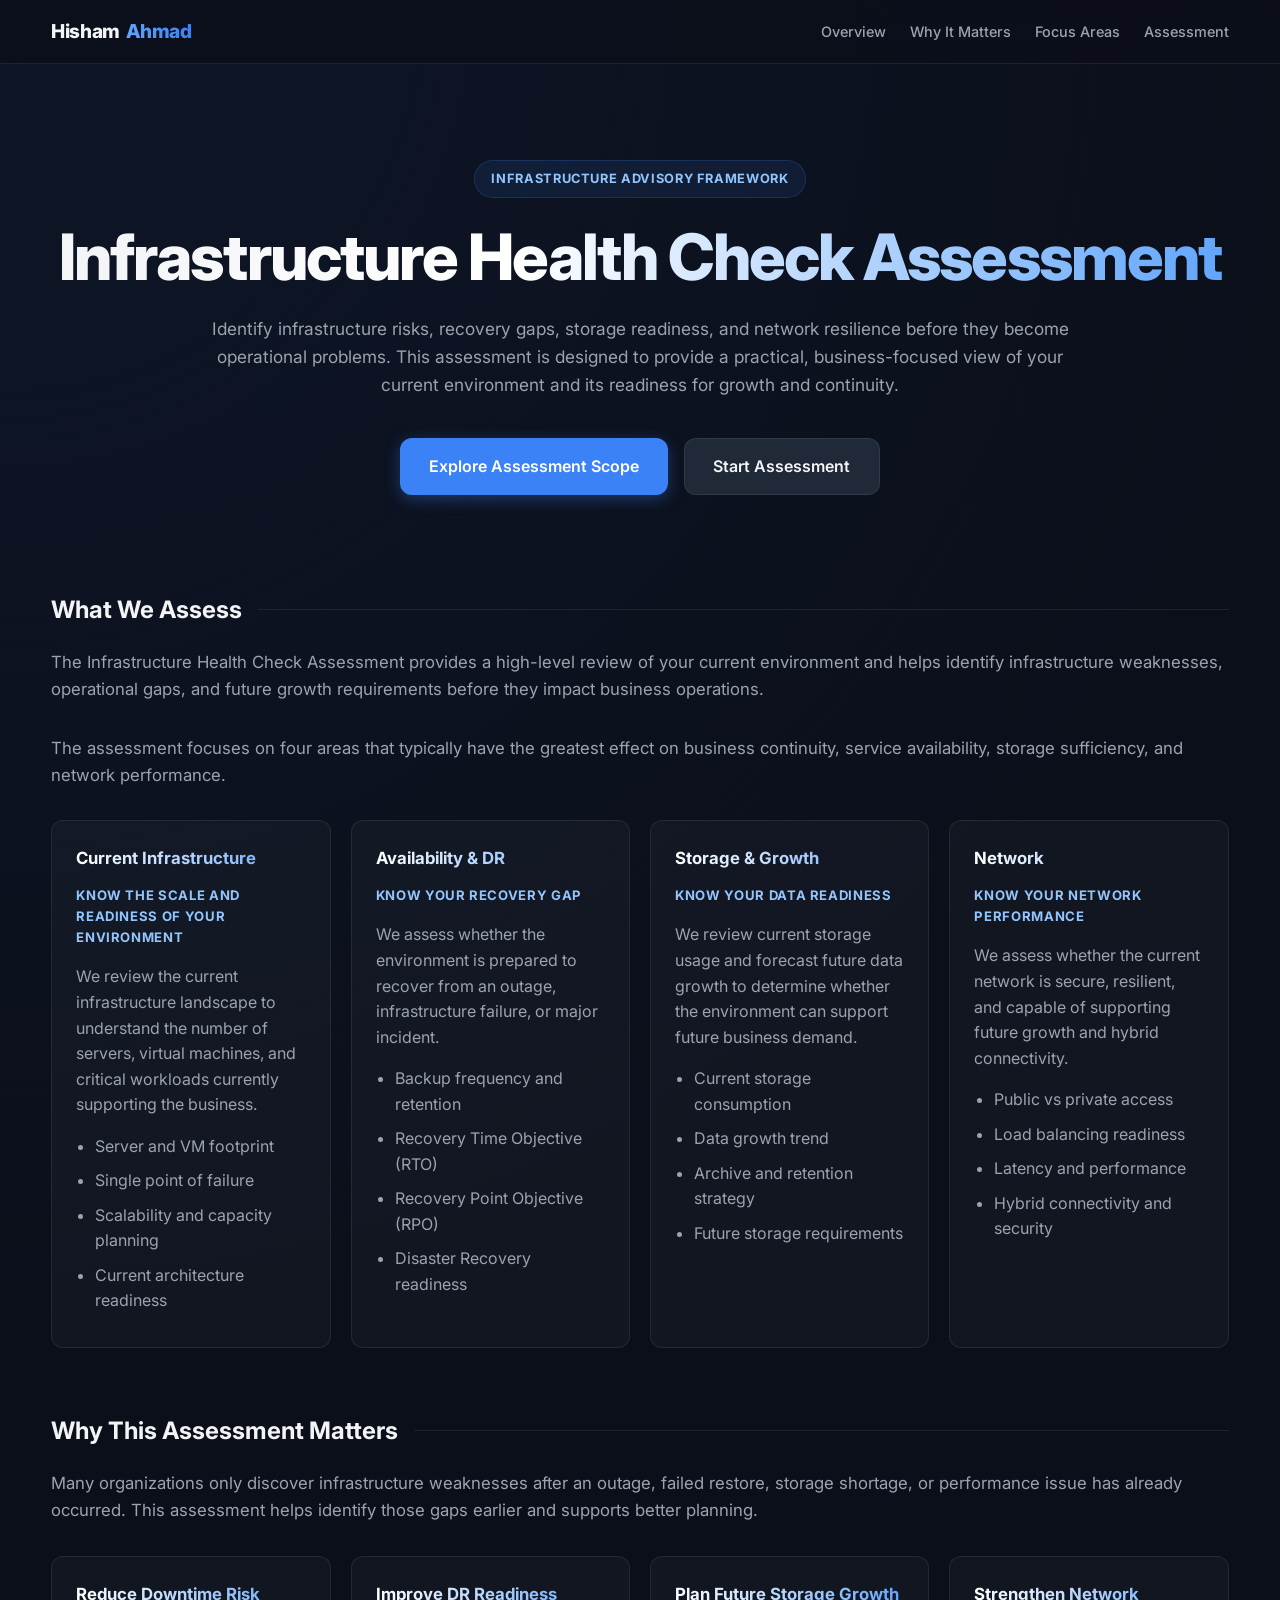
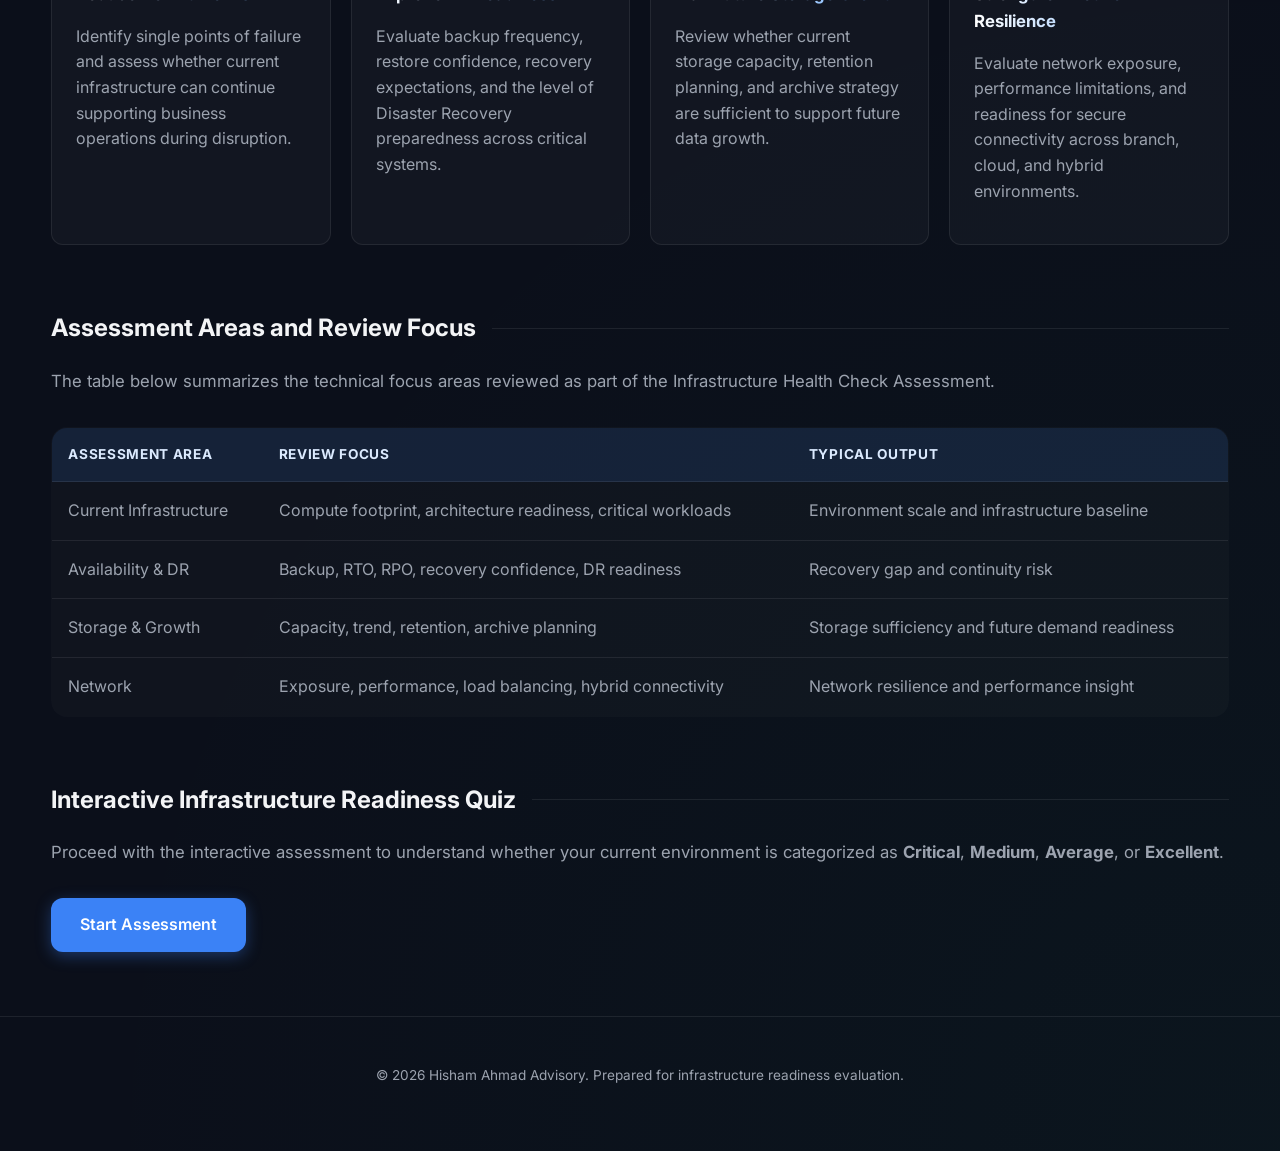
<file: index.html>
<!DOCTYPE html>
<html lang="en">
<head>
  <meta charset="UTF-8" />
  <meta name="viewport" content="width=device-width, initial-scale=1.0" />
  <title>Infrastructure Health Check Assessment</title>

  <link rel="preconnect" href="https://fonts.googleapis.com">
  <link rel="preconnect" href="https://fonts.gstatic.com" crossorigin>
  <link href="https://fonts.googleapis.com/css2?family=Inter:wght@300;400;500;600;700;800&display=swap" rel="stylesheet">

  <link rel="stylesheet" href="style.css?v=10" />
</head>
<body>

  <nav class="navbar">
    <div class="container nav-inner">
      <a href="/" class="brand-link">
        <span class="brand-white">Hisham</span>
        <span class="brand-blue">Ahmad</span>
      </a>

      <div class="nav-links">
        <a href="#overview">Overview</a>
        <a href="#importance">Why It Matters</a>
        <a href="#focus">Focus Areas</a>
        <a href="#quiz">Assessment</a>
      </div>
    </div>
  </nav>

  <header class="hero">
    <div class="container">
      <span class="badge-top">Infrastructure Advisory Framework</span>
      <h1>Infrastructure Health Check Assessment</h1>
      <p>
        Identify infrastructure risks, recovery gaps, storage readiness, and network resilience
        before they become operational problems. This assessment is designed to provide a practical,
        business-focused view of your current environment and its readiness for growth and continuity.
      </p>
      <div class="hero-actions">
        <a href="#overview" class="btn btn-primary">Explore Assessment Scope</a>
        <a href="#quiz" class="btn btn-secondary">Start Assessment</a>
      </div>
    </div>
  </header>

  <main class="container">

    <section id="overview">
      <div class="domain-header">
        <h2>What We Assess</h2>
        <div class="domain-line"></div>
      </div>

      <p class="section-intro">
        The Infrastructure Health Check Assessment provides a high-level review of your current
        environment and helps identify infrastructure weaknesses, operational gaps, and future
        growth requirements before they impact business operations.
      </p>

      <p class="section-intro">
        The assessment focuses on four areas that typically have the greatest effect on business
        continuity, service availability, storage sufficiency, and network performance.
      </p>

      <div class="cards">
        <div class="card">
          <h3>Current Infrastructure</h3>
          <p class="subtitle">Know the scale and readiness of your environment</p>
          <p>
            We review the current infrastructure landscape to understand the number of servers,
            virtual machines, and critical workloads currently supporting the business.
          </p>
          <ul>
            <li>Server and VM footprint</li>
            <li>Single point of failure</li>
            <li>Scalability and capacity planning</li>
            <li>Current architecture readiness</li>
          </ul>
        </div>

        <div class="card">
          <h3>Availability &amp; DR</h3>
          <p class="subtitle">Know your recovery gap</p>
          <p>
            We assess whether the environment is prepared to recover from an outage,
            infrastructure failure, or major incident.
          </p>
          <ul>
            <li>Backup frequency and retention</li>
            <li>Recovery Time Objective (RTO)</li>
            <li>Recovery Point Objective (RPO)</li>
            <li>Disaster Recovery readiness</li>
          </ul>
        </div>

        <div class="card">
          <h3>Storage &amp; Growth</h3>
          <p class="subtitle">Know your data readiness</p>
          <p>
            We review current storage usage and forecast future data growth to determine
            whether the environment can support future business demand.
          </p>
          <ul>
            <li>Current storage consumption</li>
            <li>Data growth trend</li>
            <li>Archive and retention strategy</li>
            <li>Future storage requirements</li>
          </ul>
        </div>

        <div class="card">
          <h3>Network</h3>
          <p class="subtitle">Know your network performance</p>
          <p>
            We assess whether the current network is secure, resilient, and capable of
            supporting future growth and hybrid connectivity.
          </p>
          <ul>
            <li>Public vs private access</li>
            <li>Load balancing readiness</li>
            <li>Latency and performance</li>
            <li>Hybrid connectivity and security</li>
          </ul>
        </div>
      </div>
    </section>

    <section id="importance">
      <div class="domain-header">
        <h2>Why This Assessment Matters</h2>
        <div class="domain-line"></div>
      </div>

      <p class="section-intro">
        Many organizations only discover infrastructure weaknesses after an outage, failed restore,
        storage shortage, or performance issue has already occurred. This assessment helps identify
        those gaps earlier and supports better planning.
      </p>

      <div class="feature-grid">
        <div class="feature-card">
          <h3>Reduce Downtime Risk</h3>
          <p>
            Identify single points of failure and assess whether current infrastructure can continue
            supporting business operations during disruption.
          </p>
        </div>

        <div class="feature-card">
          <h3>Improve DR Readiness</h3>
          <p>
            Evaluate backup frequency, restore confidence, recovery expectations, and the level of
            Disaster Recovery preparedness across critical systems.
          </p>
        </div>

        <div class="feature-card">
          <h3>Plan Future Storage Growth</h3>
          <p>
            Review whether current storage capacity, retention planning, and archive strategy are
            sufficient to support future data growth.
          </p>
        </div>

        <div class="feature-card">
          <h3>Strengthen Network Resilience</h3>
          <p>
            Evaluate network exposure, performance limitations, and readiness for secure connectivity
            across branch, cloud, and hybrid environments.
          </p>
        </div>
      </div>
    </section>

    <section id="focus">
      <div class="domain-header">
        <h2>Assessment Areas and Review Focus</h2>
        <div class="domain-line"></div>
      </div>

      <p class="section-intro">
        The table below summarizes the technical focus areas reviewed as part of the
        Infrastructure Health Check Assessment.
      </p>

      <table class="comparison-table">
        <thead>
          <tr>
            <th>Assessment Area</th>
            <th>Review Focus</th>
            <th>Typical Output</th>
          </tr>
        </thead>
        <tbody>
          <tr>
            <td>Current Infrastructure</td>
            <td>Compute footprint, architecture readiness, critical workloads</td>
            <td>Environment scale and infrastructure baseline</td>
          </tr>
          <tr>
            <td>Availability &amp; DR</td>
            <td>Backup, RTO, RPO, recovery confidence, DR readiness</td>
            <td>Recovery gap and continuity risk</td>
          </tr>
          <tr>
            <td>Storage &amp; Growth</td>
            <td>Capacity, trend, retention, archive planning</td>
            <td>Storage sufficiency and future demand readiness</td>
          </tr>
          <tr>
            <td>Network</td>
            <td>Exposure, performance, load balancing, hybrid connectivity</td>
            <td>Network resilience and performance insight</td>
          </tr>
        </tbody>
      </table>
    </section>

    <section id="quiz" class="assessment">
      <div class="domain-header">
        <h2>Interactive Infrastructure Readiness Quiz</h2>
        <div class="domain-line"></div>
      </div>

      <p class="section-intro">
        Proceed with the interactive assessment to understand whether your current environment is
        categorized as <strong>Critical</strong>, <strong>Medium</strong>, <strong>Average</strong>,
        or <strong>Excellent</strong>.
      </p>

      <div class="hero-actions" style="justify-content:flex-start;">
        <a href="./quiz.html" class="btn btn-primary">Start Assessment</a>
      </div>
    </section>

  </main>

  <footer>
    &copy; 2026 Hisham Ahmad Advisory. Prepared for infrastructure readiness evaluation.
  </footer>

</body>
</html>
</file>
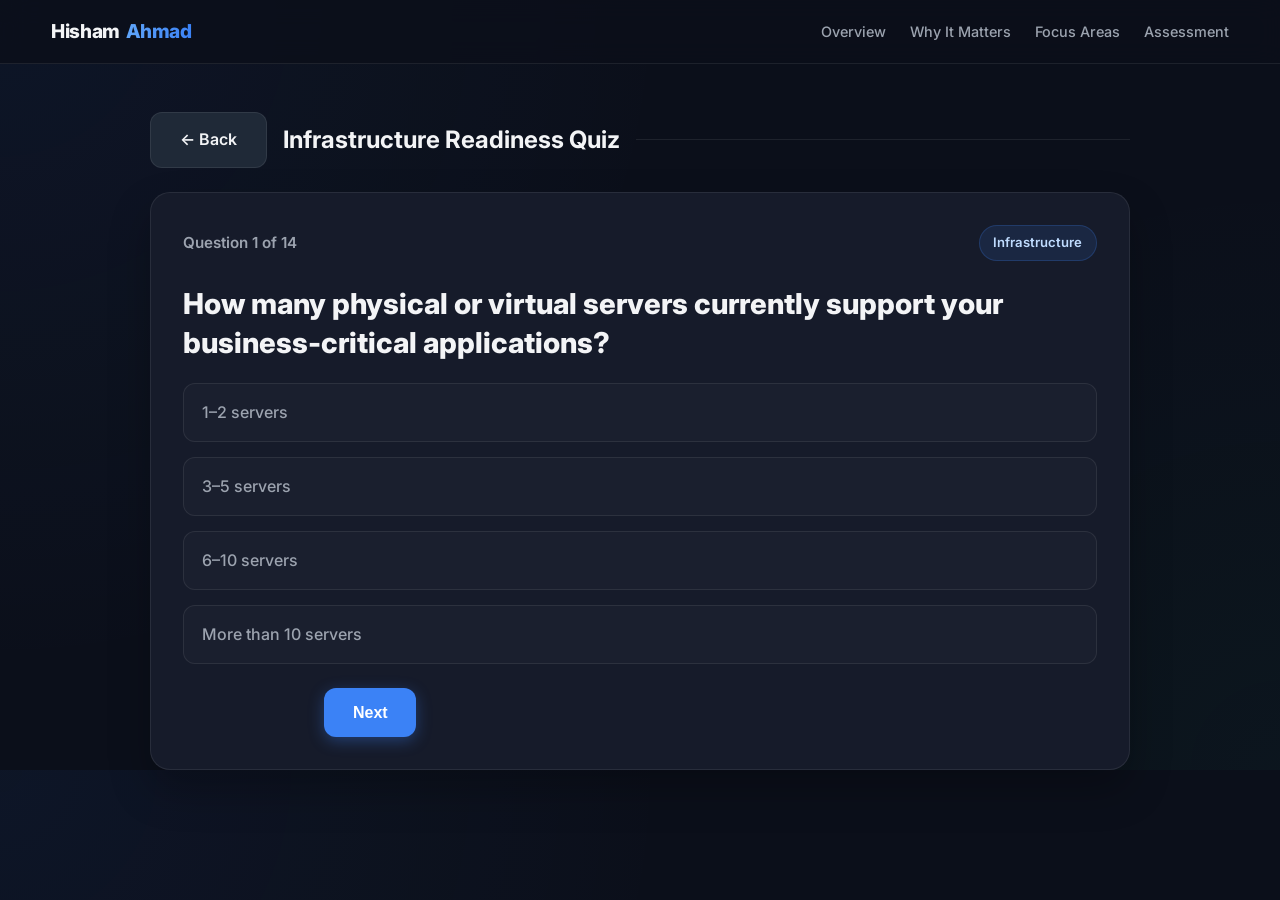
<file: quiz.html>
<!DOCTYPE html>
<html lang="en">
<head>
  <meta charset="UTF-8" />
  <meta name="viewport" content="width=device-width, initial-scale=1.0" />
  <title>Infrastructure Readiness Quiz | Hisham Ahmad</title>
  <link rel="preconnect" href="https://fonts.googleapis.com">
  <link rel="preconnect" href="https://fonts.gstatic.com" crossorigin>
  <link href="https://fonts.googleapis.com/css2?family=Inter:wght@300;400;500;600;700;800&display=swap" rel="stylesheet">
  <link rel="stylesheet" href="style.css?v=11" />
</head>
<body>
  <nav class="navbar">
    <div class="container nav-inner">
      <a href="/" class="brand-link"><span class="brand-white">Hisham</span><span class="brand-blue">Ahmad</span></a>
      <div class="nav-links">
        <a href="./index.html">Overview</a>
        <a href="./index.html#importance">Why It Matters</a>
        <a href="./index.html#focus">Focus Areas</a>
        <a href="./index.html#quiz">Assessment</a>
      </div>
    </div>
  </nav>

  <main class="container">
    <div class="quiz-shell">
      <div class="quiz-page-header">
        <a href="./index.html" class="btn btn-secondary home-btn">← Back</a>
        <div class="quiz-page-title">
          <h2>Infrastructure Readiness Quiz</h2>
          <div class="quiz-page-line"></div>
        </div>
      </div>

      <div id="readiness-quiz">
        <div class="quiz-progress-wrap">
          <span id="question-counter">Question 1 of 14</span>
          <span id="domain-label" class="domain-pill">Infrastructure</span>
        </div>
        <div class="quiz-card">
          <h4 id="quiz-question-title"></h4>
          <div id="quiz-options"></div>
          <div class="quiz-nav">
            <button class="btn btn-secondary" id="prev-btn" type="button">Previous</button>
            <button class="btn btn-primary" id="next-btn" type="button">Next</button>
          </div>
        </div>
      </div>

      <section id="result" class="results-dashboard"></section>
    </div>
  </main>

<script>
const quizData = [
  {domain:'Infrastructure', question:'How many physical or virtual servers currently support your business-critical applications?', options:[['1–2 servers',1,'infrastructure'],['3–5 servers',2,'infrastructure'],['6–10 servers',3,'infrastructure'],['More than 10 servers',4,'infrastructure']]},
  {domain:'Infrastructure', question:'Are your critical systems currently running with redundancy?', options:[['No redundancy',1,'availability'],['Partial redundancy',2,'availability'],['Redundant within the same site',3,'availability'],['Fully redundant across multiple sites or zones',4,'availability']]},
  {domain:'Availability & DR', question:'If a critical server fails, how long would it typically take to restore operations?', options:[['More than 24 hours',1,'dr'],['8–24 hours',2,'dr'],['1–8 hours',3,'dr'],['Less than 1 hour',4,'dr']]},
  {domain:'Availability & DR', question:'How frequently are backups performed for your critical systems?', options:[['No backup',1,'backup'],['Weekly',2,'backup'],['Daily',3,'backup'],['Multiple times per day',4,'backup']]},
  {domain:'Availability & DR', question:'Have you tested your backup restore process within the last 12 months?', options:[['Never tested',1,'backup'],['Tested more than 12 months ago',2,'backup'],['Tested within the last 12 months',3,'backup'],['Tested regularly every quarter',4,'backup']]},
  {domain:'Availability & DR', question:'What is your acceptable Recovery Point Objective (RPO)?', options:[['More than 24 hours of data loss is acceptable',1,'dr'],['Up to 24 hours of data loss',2,'dr'],['Less than 4 hours of data loss',3,'dr'],['Near-zero or no data loss',4,'dr']]},
  {domain:'Availability & DR', question:'Do you currently have a documented Disaster Recovery plan?', options:[['No DR plan',1,'dr'],['Informal or undocumented DR process',2,'dr'],['Documented DR plan',3,'dr'],['Documented and regularly tested DR plan',4,'dr']]},
  {domain:'Storage & Growth', question:'Approximately how much storage is currently used by your organization?', options:[['Less than 1 TB',4,'storage'],['1–10 TB',3,'storage'],['10–50 TB',2,'storage'],['More than 50 TB',1,'storage']]},
  {domain:'Storage & Growth', question:'How quickly is your storage requirement growing?', options:[['Minimal growth',4,'storage'],['10–20% per year',3,'storage'],['20–50% per year',2,'storage'],['More than 50% per year',1,'storage']]},
  {domain:'Storage & Growth', question:'How long do you need to retain business or compliance-related data?', options:[['Less than 1 year',4,'storage'],['1–3 years',3,'storage'],['3–7 years',2,'storage'],['More than 7 years',1,'storage']]},
  {domain:'Network', question:'How would you describe your current network connectivity?', options:[['Single internet connection only',1,'network'],['Redundant internet links',2,'network'],['Hybrid connectivity with VPN',3,'network'],['Dedicated, resilient hybrid connectivity',4,'network']]},
  {domain:'Network', question:'Do your users currently experience application latency or performance issues?', options:[['Frequently',1,'network'],['Occasionally',2,'network'],['Rarely',3,'network'],['Almost never',4,'network']]},
  {domain:'Network & Security', question:'Are your critical systems currently exposed directly to the public internet?', options:[['Yes, without protection',1,'security'],['Yes, with basic firewall protection',2,'security'],['Protected with load balancer / VPN',3,'security'],['Fully protected and segmented',4,'security']]},
  {domain:'Business Growth', question:'How confident are you that your current infrastructure can support business growth over the next 2 years?', options:[['Not confident',1,'scalability'],['Somewhat confident',2,'scalability'],['Confident',3,'scalability'],['Very confident',4,'scalability']]}
];

const areaInfo = {
  infrastructure:['Infrastructure Baseline','Review server footprint, workload criticality, capacity planning, and current architecture readiness.'],
  availability:['High Availability','Remove single points of failure and improve service continuity across critical systems.'],
  dr:['Disaster Recovery Readiness','Improve RTO/RPO alignment, DR documentation, recovery design, and periodic DR testing.'],
  backup:['Backup & Restore Confidence','Strengthen backup frequency, restore validation, recovery assurance, and data protection coverage.'],
  storage:['Storage Growth Planning','Assess data growth, retention, archive strategy, and future storage scalability.'],
  network:['Network Resilience','Improve network redundancy, hybrid connectivity, latency management, and performance readiness.'],
  security:['Exposure & Segmentation','Reduce direct public exposure and improve segmentation, secure access, and protected connectivity.'],
  scalability:['Scalability & Growth Readiness','Ensure infrastructure capacity and architecture can support business growth over the next 24 months.']
};

let currentQuestion = 0;
let answers = new Array(quizData.length).fill(null);
const questionCounter = document.getElementById('question-counter');
const domainLabel = document.getElementById('domain-label');
const questionTitle = document.getElementById('quiz-question-title');
const optionsContainer = document.getElementById('quiz-options');
const prevBtn = document.getElementById('prev-btn');
const nextBtn = document.getElementById('next-btn');
const resultContainer = document.getElementById('result');
const quizContainer = document.getElementById('readiness-quiz');

function clamp(v,min,max){return Math.max(min,Math.min(max,v));}
function selectedScore(i){return quizData[i].options[answers[i]][1];}
function selectedArea(i){return quizData[i].options[answers[i]][2];}

function renderQuestion(){
  const item = quizData[currentQuestion];
  questionCounter.textContent = `Question ${currentQuestion + 1} of ${quizData.length}`;
  domainLabel.textContent = item.domain;
  questionTitle.textContent = item.question;
  optionsContainer.innerHTML = '';
  item.options.forEach((option, index) => {
    const btn = document.createElement('div');
    btn.className = 'quiz-option' + (answers[currentQuestion] === index ? ' selected' : '');
    btn.textContent = option[0];
    btn.onclick = () => { answers[currentQuestion] = index; renderQuestion(); };
    optionsContainer.appendChild(btn);
  });
  prevBtn.style.visibility = currentQuestion === 0 ? 'hidden' : 'visible';
  nextBtn.textContent = currentQuestion === quizData.length - 1 ? 'Generate Assessment' : 'Next';
}

function getCategory(score){
  if(score <= 35) return ['Critical Risk Exposure','critical','The environment shows multiple infrastructure weaknesses that may create significant risk of downtime, prolonged recovery, data loss, or performance disruption.'];
  if(score <= 58) return ['Moderate Readiness Gap','medium','The environment has some resilience, but important gaps remain in recovery readiness, redundancy, storage planning, or network resilience.'];
  if(score <= 78) return ['Stable with Improvement Areas','average','The environment appears generally stable for current operations, but there are opportunities to improve resilience, scalability, DR maturity, and long-term readiness.'];
  return ['Strong Infrastructure Readiness','excellent','The environment demonstrates strong infrastructure maturity with good resilience, recovery capability, and scalability for business continuity.'];
}

function domainScore(areas){
  const idx = quizData.map((q,i)=>areas.includes(selectedArea(i)) ? i : null).filter(i=>i!==null);
  if(!idx.length) return 0;
  const total = idx.reduce((s,i)=>s+selectedScore(i),0);
  return Math.round((total/(idx.length*4))*100);
}

function renderBar(label,value,type){
  return `<div class="domain-bar-container"><div class="domain-bar-label"><span>${label}</span><span>${value}%</span></div><div class="domain-bar-track"><div class="domain-bar-fill ${type}" style="width:${value}%"></div></div></div>`;
}

function renderAreas(sorted){
  const fallback = ['availability','dr','backup','storage','network','security','scalability'];
  return [...new Set([...sorted,...fallback])].slice(0,6).map(k=>{
    const a = areaInfo[k];
    return a ? `<div class="optimization-card"><strong>${a[0]}</strong><span>${a[1]}</span></div>` : '';
  }).join('');
}

function renderPriorities(sorted,score){
  const map = {
    infrastructure:'Establish a clear infrastructure baseline covering servers, workloads, capacity, and single points of failure.',
    availability:'Improve redundancy for critical systems and remove single points of failure.',
    dr:'Document and test the Disaster Recovery plan with clear RTO and RPO expectations.',
    backup:'Validate backup coverage and perform regular restore testing.',
    storage:'Review storage growth, retention policy, and archive strategy before capacity pressure increases.',
    network:'Strengthen network redundancy, hybrid connectivity, and performance visibility.',
    security:'Reduce direct public exposure and improve segmentation or protected access.',
    scalability:'Review future capacity planning to support business growth over the next 24 months.'
  };
  let priorities = sorted.map(k=>map[k]).filter(Boolean);
  if(score <= 35) priorities.unshift('Address immediate resilience gaps before they become downtime or data loss incidents.');
  return [...new Set(priorities)].slice(0,3).map(x=>`<li>${x}</li>`).join('');
}

function nextAction(score){
  if(score <= 35) return 'Start with an urgent infrastructure discovery and resilience review. Focus first on backup coverage, redundancy, recovery capability, and removal of single points of failure.';
  if(score <= 58) return 'Conduct a structured infrastructure health check workshop to validate recovery expectations, backup restore confidence, storage growth, and network resilience.';
  if(score <= 78) return 'Proceed with targeted improvement planning around DR testing, capacity planning, network resilience, and operational monitoring.';
  return 'Maintain the current maturity level through periodic DR testing, backup validation, capacity planning, and continuous infrastructure optimization reviews.';
}

function calculateScore(){
  if(answers.some(a=>a===null)){ alert('Please answer all questions before calculating the result.'); return; }
  const raw = answers.reduce((sum,_,i)=>sum+selectedScore(i),0);
  const score = Math.round((raw/(quizData.length*4))*100);
  const risk = clamp(100-score,5,95);
  const [label, cls, summary] = getCategory(score);
  const resilience = domainScore(['infrastructure','availability','scalability']);
  const dr = domainScore(['dr','backup']);
  const storage = domainScore(['storage']);
  const network = domainScore(['network','security']);
  const risks = {};
  answers.forEach((_,i)=>{ const area = selectedArea(i); risks[area]=(risks[area]||0)+(5-selectedScore(i)); });
  const sorted = Object.entries(risks).sort((a,b)=>b[1]-a[1]).map(x=>x[0]);
  quizContainer.style.display = 'none';
  resultContainer.innerHTML = `<div class="glass-card"><div class="results-grid"><div class="score-card"><p class="eyebrow-result">Infrastructure Health Score</p><h2 class="big-score">${score}%</h2><div class="status-badge ${cls}">${label}</div><p class="summary-text">${summary}</p><div class="domain-breakdown">${renderBar('Risk Exposure',risk,'risk')}${renderBar('Resilience Readiness',resilience,'success')}${renderBar('Backup & DR Maturity',dr,'success')}${renderBar('Storage Readiness',storage,'warning')}${renderBar('Network Readiness',network,'success')}</div></div><div class="insights-column"><div class="panel-block"><h3>Executive Summary</h3><p>${summary}</p></div><div class="panel-block"><h4>Recommended Improvement Areas</h4><div class="priority-grid">${renderAreas(sorted)}</div></div><div class="panel-block"><h4>Top 3 Immediate Priorities</h4><ol class="priority-list">${renderPriorities(sorted,score)}</ol></div><div class="panel-block"><h4>Suggested Next Action Plan</h4><p>${nextAction(score)}</p></div><div class="action-row"><button class="btn btn-secondary" onclick="window.print()">Print / Save PDF</button><button class="btn btn-secondary" onclick="restartQuiz()">Retake Assessment</button><a href="mailto:mohd.hisham@outlook.my?subject=Infrastructure%20Health%20Check%20Advisory%20Session" class="btn btn-primary">Book Advisory Session</a></div></div></div></div>`;
  resultContainer.style.display = 'block';
  window.scrollTo({top:resultContainer.offsetTop-90,behavior:'smooth'});
}

function restartQuiz(){
  currentQuestion = 0;
  answers = new Array(quizData.length).fill(null);
  resultContainer.innerHTML = '';
  resultContainer.style.display = 'none';
  quizContainer.style.display = 'block';
  renderQuestion();
  window.scrollTo({top:quizContainer.offsetTop-90,behavior:'smooth'});
}

prevBtn.addEventListener('click',()=>{ if(currentQuestion>0){ currentQuestion--; renderQuestion(); } });
nextBtn.addEventListener('click',()=>{
  if(answers[currentQuestion]===null){ alert('Please select one answer before proceeding.'); return; }
  if(currentQuestion===quizData.length-1) calculateScore(); else { currentQuestion++; renderQuestion(); }
});
renderQuestion();
</script>
</body>
</html>
</file>
<file: style.css>
:root {
  --bg: #0b0f1a;
  --surface: #161b2a;
  --surface-light: #1f2937;
  --surface-soft: rgba(255,255,255,0.03);
  --primary: #3b82f6;
  --primary-glow: rgba(59, 130, 246, 0.35);
  --success: #10b981;
  --warning: #f59e0b;
  --danger: #ef4444;
  --average: #ca8a04;
  --text-main: #f3f4f6;
  --text-muted: #9ca3af;
  --border: rgba(255, 255, 255, 0.08);
  --radius-lg: 20px;
  --radius-md: 12px;
  --max-width: 1200px;
  --font: 'Inter', system-ui, -apple-system, sans-serif;
}

* {
  box-sizing: border-box;
  outline: none;
}

html {
  scroll-behavior: smooth;
}

body {
  margin: 0;
  font-family: var(--font);
  background-color: var(--bg);
  background-image:
    radial-gradient(circle at 0% 0%, rgba(59, 130, 246, 0.06) 0%, transparent 45%),
    radial-gradient(circle at 100% 100%, rgba(16, 185, 129, 0.04) 0%, transparent 40%);
  color: var(--text-main);
  line-height: 1.6;
  overflow-x: hidden;
}

a {
  text-decoration: none;
  color: inherit;
}

.container {
  width: min(92%, var(--max-width));
  margin: 0 auto;
}

/* Navbar */
.navbar {
  position: sticky;
  top: 0;
  z-index: 1000;
  background: rgba(11, 15, 26, 0.82);
  backdrop-filter: blur(12px);
  border-bottom: 1px solid var(--border);
}

.nav-inner {
  display: flex;
  justify-content: space-between;
  align-items: center;
  padding: 1rem 0;
  gap: 1rem;
}

.brand-link {
  display: inline-flex;
  align-items: center;
  gap: 0.35rem;
  font-size: 1.2rem;
  font-weight: 800;
  letter-spacing: -0.02em;
  text-decoration: none;
}

.brand-white {
  color: #f3f4f6;
}

.brand-blue {
  background: linear-gradient(90deg, #60a5fa 0%, #3b82f6 100%);
  -webkit-background-clip: text;
  -webkit-text-fill-color: transparent;
}

.nav-links {
  display: flex;
  gap: 1.5rem;
  flex-wrap: wrap;
}

.nav-links a {
  color: var(--text-muted);
  font-size: 0.9rem;
  font-weight: 500;
  transition: color 0.2s;
}

.nav-links a:hover {
  color: var(--text-main);
}

/* Hero */
.hero {
  padding: 6rem 0 4rem;
  text-align: center;
}

.badge-top {
  display: inline-block;
  padding: 0.5rem 1rem;
  background: rgba(59, 130, 246, 0.1);
  border: 1px solid rgba(59, 130, 246, 0.2);
  color: #93c5fd;
  border-radius: 99rem;
  font-size: 0.8rem;
  font-weight: 700;
  text-transform: uppercase;
  letter-spacing: 0.05em;
  margin-bottom: 1.5rem;
}

.hero h1 {
  font-size: clamp(2.5rem, 6vw, 4rem);
  font-weight: 800;
  line-height: 1.08;
  margin: 0 0 1.5rem;
  letter-spacing: -0.03em;
  background: linear-gradient(90deg, #f3f4f6 0%, #ffffff 40%, #60a5fa 100%);
  -webkit-background-clip: text;
  -webkit-text-fill-color: transparent;
}

.hero p {
  font-size: 1.08rem;
  color: var(--text-muted);
  max-width: 860px;
  margin: 0 auto 2.5rem;
}

.hero-actions {
  display: flex;
  gap: 1rem;
  justify-content: center;
  flex-wrap: wrap;
}

/* Buttons */
.btn {
  display: inline-flex;
  align-items: center;
  justify-content: center;
  padding: 0.9rem 1.8rem;
  border-radius: var(--radius-md);
  font-weight: 600;
  font-size: 1rem;
  cursor: pointer;
  transition: all 0.2s;
  border: none;
  text-decoration: none;
}

.btn-primary,
.btn {
  background: var(--primary);
  color: white;
  box-shadow: 0 4px 15px var(--primary-glow);
}

.btn-primary:hover,
.btn:hover {
  transform: translateY(-2px);
  box-shadow: 0 8px 25px var(--primary-glow);
}

.btn-secondary {
  background: var(--surface-light);
  color: var(--text-main);
  border: 1px solid var(--border);
  box-shadow: none;
}

.btn-secondary:hover {
  background: rgba(255,255,255,0.05);
  transform: translateY(-2px);
}

section {
  padding: 2rem 0;
}

.domain-header {
  display: flex;
  align-items: center;
  gap: 1rem;
  margin-bottom: 1.25rem;
}

.domain-header h2 {
  font-size: 1.5rem;
  margin: 0;
  color: #f3f4f6;
  white-space: nowrap;
}

.domain-line {
  flex: 1;
  height: 1px;
  background: var(--border);
}

.section-intro {
  color: var(--text-muted);
  width: 100%;
  max-width: none;
  margin-bottom: 2rem;
  font-size: 1.05rem;
}

.feature-grid,
.cards {
  display: grid;
  grid-template-columns: repeat(auto-fit, minmax(260px, 1fr));
  gap: 1.25rem;
  margin-top: 1.5rem;
}

.feature-card,
.card {
  padding: 1.5rem;
  background: var(--surface-soft);
  border: 1px solid var(--border);
  border-radius: var(--radius-md);
  transition: transform 0.25s ease, background 0.25s ease;
}

.feature-card:hover,
.card:hover {
  transform: translateY(-4px);
  background: rgba(255,255,255,0.05);
}

.feature-card h3,
.card h3 {
  font-size: 1.05rem;
  margin-top: 0;
  margin-bottom: 0.75rem;
  display: flex;
  align-items: center;
  gap: 0.65rem;
  font-weight: 700;
  background: linear-gradient(90deg, #ffffff 0%, #60a5fa 100%);
  -webkit-background-clip: text;
  -webkit-text-fill-color: transparent;
}

.feature-card p,
.card p,
.card ul,
.card li,
.intro-text {
  color: var(--text-muted);
}

.subtitle {
  color: #93c5fd !important;
  font-weight: 700;
  font-size: 0.82rem;
  text-transform: uppercase;
  letter-spacing: 0.05em;
  margin-bottom: 0.85rem;
}

.card ul {
  margin: 1rem 0 0;
  padding-left: 1.2rem;
}

.card li {
  margin-bottom: 0.55rem;
}

.mini-note {
  font-size: 0.92rem;
  color: var(--text-muted);
  margin-top: 1rem;
}

/* Table */
.comparison-table {
  width: 100%;
  border-collapse: collapse;
  margin: 2rem 0 0;
  background: rgba(255,255,255,0.02);
  border: 1px solid var(--border);
  border-radius: 16px;
  overflow: hidden;
}

.comparison-table th {
  background: rgba(59, 130, 246, 0.12);
  color: #dbeafe;
  padding: 1rem;
  text-align: left;
  font-size: 0.85rem;
  text-transform: uppercase;
  letter-spacing: 0.05em;
}

.comparison-table td {
  padding: 1rem;
  border-top: 1px solid var(--border);
  color: var(--text-muted);
  vertical-align: top;
}

/* Assessment intro section */
.assessment {
  padding-bottom: 4rem;
}

/* Quiz */
.quiz-shell {
  max-width: 980px;
  margin: 3rem auto 0;
}

.quiz-page-header {
  display: flex;
  align-items: center;
  justify-content: space-between;
  gap: 1rem;
  margin-bottom: 1.5rem;
}

.quiz-page-title {
  display: flex;
  align-items: center;
  gap: 1rem;
  width: 100%;
}

.quiz-page-title h2 {
  font-size: 1.5rem;
  margin: 0;
  color: #f3f4f6;
  white-space: nowrap;
}

.quiz-page-line {
  flex: 1;
  height: 1px;
  background: var(--border);
}

.home-btn {
  white-space: nowrap;
}

#readiness-quiz,
.result-card {
  background: var(--surface);
  border: 1px solid var(--border);
  border-radius: var(--radius-lg);
  padding: 2rem;
  box-shadow: 0 20px 40px rgba(0,0,0,0.25);
}

.quiz-progress-wrap {
  display: flex;
  align-items: center;
  justify-content: space-between;
  gap: 16px;
  margin-bottom: 1.5rem;
  color: var(--text-muted);
  font-size: 0.95rem;
  font-weight: 600;
}

.quiz-card {
  background: transparent;
}

#quiz-question-title {
  margin: 0 0 1.25rem;
  color: #f3f4f6;
  font-size: 1.8rem;
  line-height: 1.35;
  font-weight: 800;
}

#quiz-options {
  display: flex;
  flex-direction: column;
  gap: 0.9rem;
}

.quiz-option {
  display: block;
  width: 100%;
  padding: 1rem 1.15rem;
  border: 1px solid var(--border);
  border-radius: 12px;
  cursor: pointer;
  transition: all 0.2s ease;
  background: rgba(255,255,255,0.02);
  color: var(--text-muted);
  font-size: 1rem;
  font-weight: 500;
}

.quiz-option:hover {
  border-color: var(--primary);
  background: rgba(59, 130, 246, 0.08);
  transform: translateX(4px);
}

.quiz-option.selected {
  border-color: var(--primary);
  background: rgba(59, 130, 246, 0.14);
  color: #e5efff;
  font-weight: 700;
}

.quiz-nav {
  display: flex;
  justify-content: flex-start;
  gap: 14px;
  margin-top: 1.5rem;
  flex-wrap: wrap;
}

/* Result */
.result-badge {
  display: inline-flex;
  align-items: center;
  justify-content: center;
  min-width: 130px;
  padding: 10px 18px;
  border-radius: 999px;
  font-size: 14px;
  font-weight: 800;
  letter-spacing: 0.05em;
  margin-bottom: 18px;
  color: white;
}

.result-badge.critical {
  background: rgba(239, 68, 68, 0.18);
  color: #fca5a5;
}

.result-badge.medium {
  background: rgba(249, 115, 22, 0.18);
  color: #fdba74;
}

.result-badge.average {
  background: rgba(202, 138, 4, 0.18);
  color: #fde68a;
}

.result-badge.excellent {
  background: rgba(16, 185, 129, 0.18);
  color: #86efac;
}

.result-card h3 {
  margin: 0 0 20px;
  color: #f3f4f6;
  font-size: 1.8rem;
  line-height: 1.3;
}

.result-text {
  color: var(--text-muted);
  font-size: 1rem;
  line-height: 1.85;
  margin-bottom: 1.5rem;
}

.result-recommendation {
  background: rgba(59, 130, 246, 0.08);
  border-left: 4px solid var(--primary);
  padding: 1.1rem 1.2rem;
  border-radius: 10px;
  color: var(--text-muted);
  line-height: 1.8;
  margin-bottom: 1.5rem;
}

.result-actions {
  display: flex;
  justify-content: flex-start;
  align-items: center;
  gap: 14px;
  margin-top: 20px;
  flex-wrap: wrap;
}

footer {
  padding: 3rem 0 4rem;
  border-top: 1px solid var(--border);
  text-align: center;
  color: var(--text-muted);
  font-size: 0.85rem;
}

@media (max-width: 900px) {
  .quiz-page-header {
    flex-direction: column;
    align-items: flex-start;
  }

  .quiz-page-title {
    width: 100%;
  }
}

@media (max-width: 700px) {
  .hero {
    padding: 4.5rem 0 2.5rem;
  }

  .nav-inner {
    flex-direction: column;
    align-items: flex-start;
  }

  .nav-links {
    gap: 1rem;
  }

  .quiz-page-title {
    flex-direction: column;
    align-items: flex-start;
  }

  .quiz-page-line,
  .domain-line {
    display: none;
  }

  .hero h1 {
    font-size: 2.5rem;
  }

  #quiz-question-title {
    font-size: 1.4rem;
  }

  #readiness-quiz,
  .result-card {
    padding: 1.25rem;
  }
}

/* =========================
   ENTERPRISE RESULT LAYOUT
========================= */
.domain-pill {
  padding: 0.4rem 0.85rem;
  border-radius: 99rem;
  background: rgba(59, 130, 246, 0.12);
  border: 1px solid rgba(59, 130, 246, 0.22);
  color: #bfdbfe;
  font-size: 0.82rem;
}

.results-dashboard {
  display: none;
  padding: 2rem 0 5rem;
}

.glass-card {
  background: var(--surface);
  border: 1px solid var(--border);
  border-radius: var(--radius-lg);
  padding: 2.5rem;
  box-shadow: 0 20px 40px rgba(0,0,0,0.3);
}

.results-grid {
  display: grid;
  grid-template-columns: 1fr 1.6fr;
  gap: 2rem;
}

.score-card {
  display: flex;
  flex-direction: column;
  align-items: center;
  text-align: center;
}

.eyebrow-result {
  text-transform: uppercase;
  font-size: 0.8rem;
  font-weight: 700;
  color: var(--text-muted);
  margin-bottom: 0.5rem;
  letter-spacing: 0.04em;
}

.big-score {
  font-size: 4.3rem;
  font-weight: 800;
  line-height: 1;
  margin: 0;
  background: linear-gradient(to bottom, #fff, #9ca3af);
  -webkit-background-clip: text;
  -webkit-text-fill-color: transparent;
}

.status-badge {
  display: inline-block;
  margin: 1rem 0 0.75rem;
  padding: 0.55rem 1.4rem;
  border-radius: 99rem;
  font-weight: 700;
  font-size: 0.9rem;
}

.status-badge.critical {
  background: rgba(239, 68, 68, 0.16);
  color: #fca5a5;
}

.status-badge.medium {
  background: rgba(249, 115, 22, 0.16);
  color: #fdba74;
}

.status-badge.average {
  background: rgba(202, 138, 4, 0.18);
  color: #fde68a;
}

.status-badge.excellent {
  background: rgba(16, 185, 129, 0.16);
  color: #86efac;
}

.summary-text {
  color: var(--text-muted);
  font-size: 0.95rem;
  max-width: 430px;
}

.domain-breakdown {
  margin-top: 2rem;
  width: 100%;
}

.domain-bar-container {
  margin-bottom: 1.15rem;
}

.domain-bar-label {
  display: flex;
  justify-content: space-between;
  gap: 1rem;
  margin-bottom: 0.45rem;
  font-size: 0.9rem;
  font-weight: 600;
  color: #dbe4f3;
}

.domain-bar-track {
  width: 100%;
  height: 10px;
  background: rgba(148, 163, 184, 0.2);
  border-radius: 999px;
  overflow: hidden;
  margin-top: 6px;
}

.domain-bar-fill {
  height: 100%;
  border-radius: 999px;
  transition: width 0.8s ease;
}

.domain-bar-fill.risk {
  background: linear-gradient(90deg, #f59e0b, #ef4444);
}

.domain-bar-fill.warning {
  background: linear-gradient(90deg, #f59e0b, #fbbf24);
}

.domain-bar-fill.success {
  background: linear-gradient(90deg, #10b981, #34d399);
}

.insights-column {
  border-left: 1px solid var(--border);
  padding-left: 2rem;
}

.panel-block {
  margin-bottom: 1.8rem;
}

.panel-block h3,
.panel-block h4 {
  margin-top: 0;
  margin-bottom: 0.7rem;
  color: #f3f4f6;
}

.panel-block p {
  color: var(--text-muted);
  margin: 0;
  font-size: 0.98rem;
  line-height: 1.8;
}

.priority-grid {
  display: grid;
  grid-template-columns: repeat(auto-fit, minmax(210px, 1fr));
  gap: 0.85rem;
}

.optimization-card {
  padding: 1rem;
  border-radius: 14px;
  background: rgba(255,255,255,0.03);
  border: 1px solid var(--border);
}

.optimization-card strong {
  display: block;
  color: #bfdbfe;
  font-size: 0.92rem;
  margin-bottom: 0.35rem;
}

.optimization-card span {
  display: block;
  color: var(--text-muted);
  font-size: 0.83rem;
  line-height: 1.55;
}

.priority-list {
  margin: 0;
  padding-left: 1.25rem;
  color: var(--text-muted);
}

.priority-list li + li {
  margin-top: 0.55rem;
}

.action-row {
  margin-top: 2rem;
  display: flex;
  gap: 1rem;
  flex-wrap: wrap;
}

@media (max-width: 900px) {
  .results-grid {
    grid-template-columns: 1fr;
  }

  .insights-column {
    border-left: none;
    padding-left: 0;
    border-top: 1px solid var(--border);
    padding-top: 2rem;
  }
}

@media (max-width: 700px) {
  .glass-card {
    padding: 1.25rem;
  }

  .big-score {
    font-size: 3.2rem;
  }

  .action-row {
    flex-direction: column;
  }

  .btn {
    width: 100%;
  }
}

@media print {
  .navbar,
  .quiz-page-header,
  #readiness-quiz,
  footer,
  .action-row {
    display: none !important;
  }

  body {
    background: #ffffff;
    color: #111827;
  }

  .container {
    width: 100%;
  }

  .results-dashboard {
    display: block !important;
    padding: 0;
  }

  .glass-card {
    box-shadow: none;
    border: none;
    background: #ffffff;
    color: #111827;
  }

  .results-grid {
    grid-template-columns: 1fr;
  }

  .insights-column {
    border-left: none;
    padding-left: 0;
  }

  .summary-text,
  .panel-block p,
  .optimization-card span,
  .priority-list {
    color: #374151;
  }

  .panel-block h3,
  .panel-block h4,
  .optimization-card strong {
    color: #111827;
  }
}
</file>
